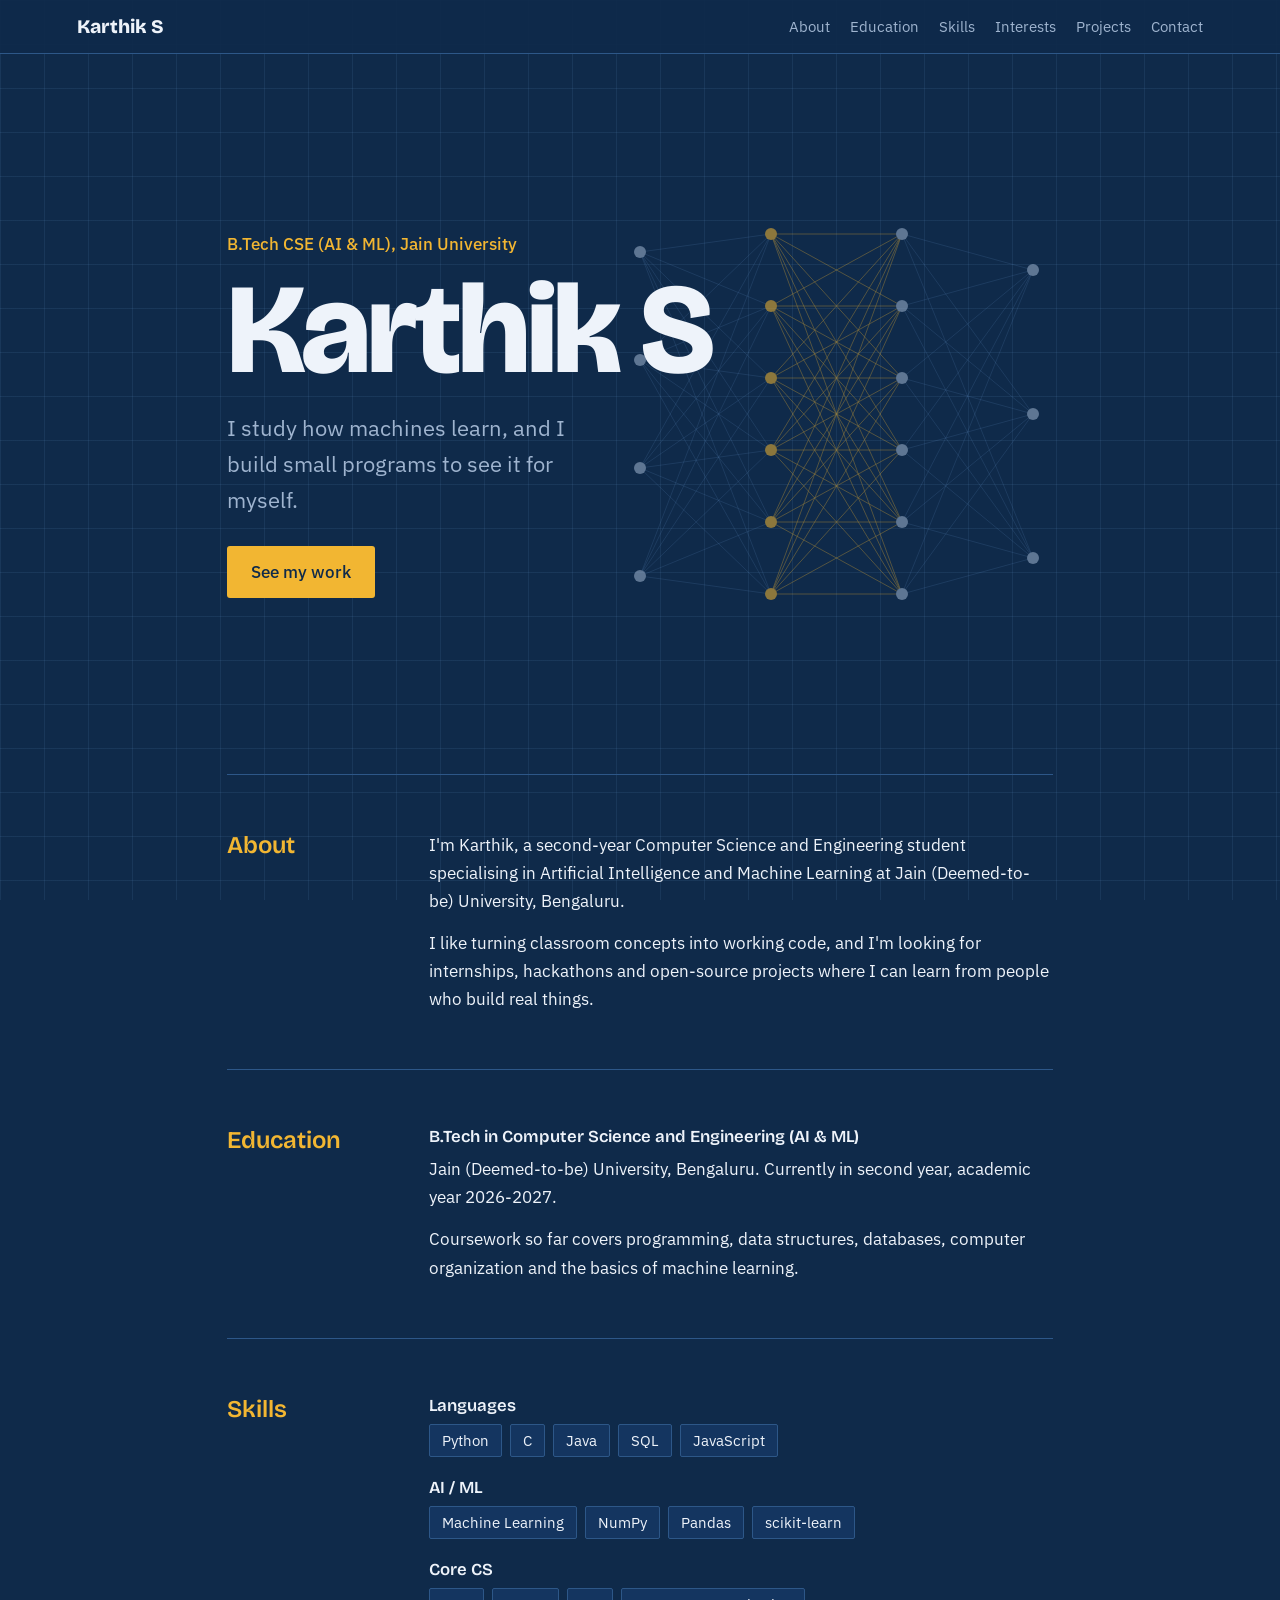
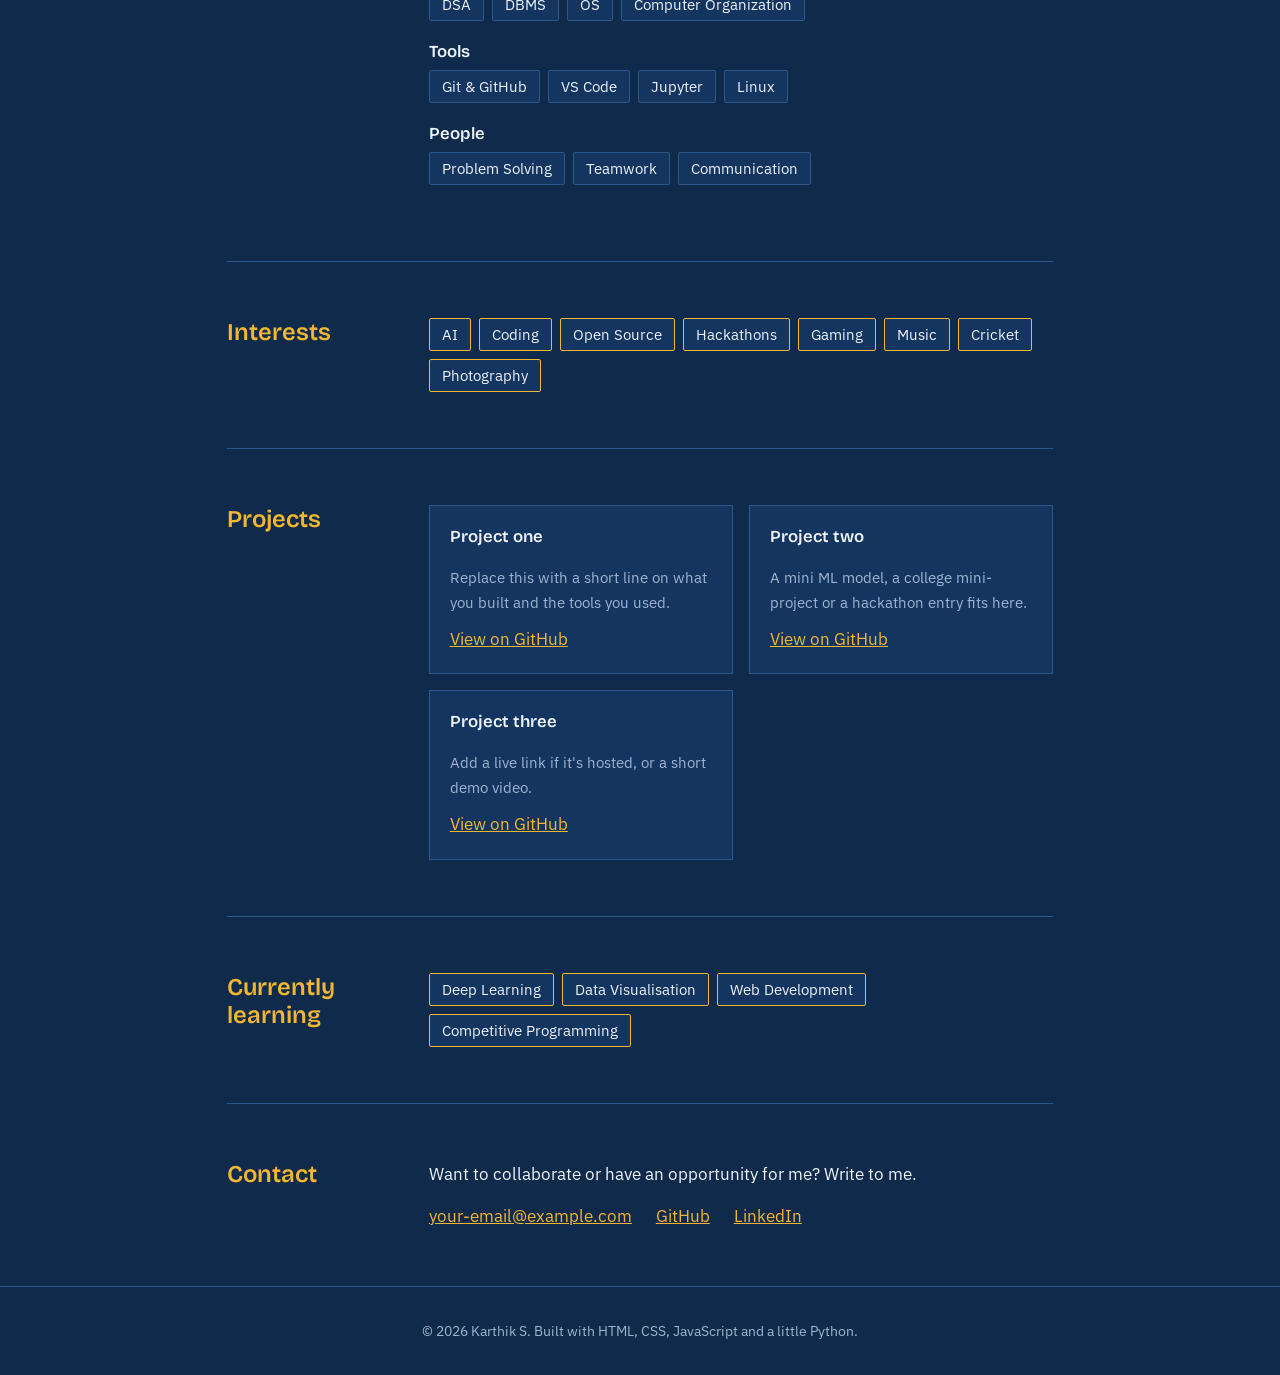
<file: index.html>
<!DOCTYPE html>
<html lang="en">
<head>
<meta charset="utf-8">
<meta name="viewport" content="width=device-width, initial-scale=1">
<title>Karthik S | CSE-AIML Portfolio</title>
<meta name="description" content="Karthik S, B.Tech CSE (AI & ML) student at Jain University.">
<link rel="preconnect" href="https://fonts.googleapis.com">
<link rel="preconnect" href="https://fonts.gstatic.com" crossorigin>
<link href="https://fonts.googleapis.com/css2?family=Bricolage+Grotesque:wght@600;800&family=IBM+Plex+Sans:wght@400;500&display=swap" rel="stylesheet">
<link rel="stylesheet" href="assets/style.css">
</head>
<body>
<header class="top">
  <a class="logo" href="#home">Karthik S</a>
  <nav>
    <a href="#about">About</a><a href="#education">Education</a><a href="#skills">Skills</a><a href="#interests">Interests</a>
    <a href="#projects">Projects</a><a href="#contact">Contact</a>
  </nav>
</header>

<main>
  <section id="home" class="hero">
    <canvas id="net" aria-hidden="true"></canvas>
    <p class="kicker">B.Tech CSE (AI &amp; ML), Jain University</p>
    <h1>Karthik S</h1>
    <p class="lead">I study how machines learn, and I build small programs to see it for myself.</p>
    <a class="btn" href="#projects">See my work</a>
  </section>

  <section id="about" class="block">
    <h2>About</h2>
    <div>
      <p>I'm Karthik, a second-year Computer Science and Engineering student specialising in Artificial Intelligence and Machine Learning at Jain (Deemed-to-be) University, Bengaluru.</p>
      <p>I like turning classroom concepts into working code, and I'm looking for internships, hackathons and open-source projects where I can learn from people who build real things.</p>
    </div>
  </section>

  <section id="education" class="block">
    <h2>Education</h2>
    <div>
      <h3>B.Tech in Computer Science and Engineering (AI &amp; ML)</h3>
      <p>Jain (Deemed-to-be) University, Bengaluru. Currently in second year, academic year 2026-2027.</p>
      <p>Coursework so far covers programming, data structures, databases, computer organization and the basics of machine learning.</p>
    </div>
  </section>

  <section id="skills" class="block">
    <h2>Skills</h2>
    <div id="skills-list"><p class="mute">Loading skills...</p></div>
  </section>

  <section id="interests" class="block">
    <h2>Interests</h2>
    <ul id="interest-list" class="chips gold"></ul>
  </section>

  <section id="projects" class="block">
    <h2>Projects</h2>
    <div class="projects">
      <article><h3>Project one</h3><p>Replace this with a short line on what you built and the tools you used.</p><a href="#">View on GitHub</a></article>
      <article><h3>Project two</h3><p>A mini ML model, a college mini-project or a hackathon entry fits here.</p><a href="#">View on GitHub</a></article>
      <article><h3>Project three</h3><p>Add a live link if it's hosted, or a short demo video.</p><a href="#">View on GitHub</a></article>
    </div>
  </section>

  <section id="goals" class="block">
    <h2>Currently learning</h2>
    <ul class="chips gold"><li>Deep Learning</li><li>Data Visualisation</li><li>Web Development</li><li>Competitive Programming</li></ul>
  </section>

  <section id="contact" class="block">
    <h2>Contact</h2>
    <div>
      <p>Want to collaborate or have an opportunity for me? Write to me.</p>
      <p class="links">
        <a href="mailto:your-email@example.com">your-email@example.com</a>
        <a href="https://github.com/your-username">GitHub</a>
        <a href="https://www.linkedin.com/in/your-username">LinkedIn</a>
      </p>
    </div>
  </section>
</main>

<footer>&copy; 2026 Karthik S. Built with HTML, CSS, JavaScript and a little Python.</footer>
<script src="assets/app.js"></script>
</body>
</html>
</file>
<file: assets/style.css>
:root{--bg:#0f2a4a;--ink:#eef3fa;--mute:#9fb4cf;--line:#2d5788;--gold:#f2b632;--panel:#143560}
*{box-sizing:border-box;margin:0}
html{scroll-behavior:smooth;color-scheme:dark}
body{background:var(--bg);color:var(--ink);font:17px/1.65 "IBM Plex Sans",system-ui,sans-serif;
  background-image:linear-gradient(rgba(120,170,230,.1) 1px,transparent 1px),linear-gradient(90deg,rgba(120,170,230,.1) 1px,transparent 1px);
  background-size:44px 44px;background-attachment:fixed}
a{color:var(--gold)}
a:focus-visible,.btn:focus-visible{outline:2px solid var(--ink);outline-offset:3px}
.top{position:sticky;top:0;z-index:5;display:flex;justify-content:space-between;align-items:center;flex-wrap:wrap;gap:8px 24px;
  padding:14px 6vw;background:rgba(15,42,74,.92);border-bottom:1px solid var(--line)}
.logo{font:800 1.2rem "Bricolage Grotesque",sans-serif;color:var(--ink);text-decoration:none}
nav{display:flex;flex-wrap:wrap;gap:4px 20px}
nav a{color:var(--mute);text-decoration:none;font-size:.95rem}
nav a:hover{color:var(--gold)}
main{max-width:980px;margin:0 auto;padding:0 6vw}
.hero{position:relative;min-height:80vh;display:flex;flex-direction:column;justify-content:center;align-items:flex-start;padding:60px 0}
#net{position:absolute;inset:0;width:100%;height:100%;opacity:.55;z-index:-1}
.kicker{color:var(--gold);font-weight:500}
h1{font:800 clamp(3.4rem,13vw,8rem)/.95 "Bricolage Grotesque",sans-serif;margin:12px 0 20px;letter-spacing:-.03em}
.lead{max-width:30ch;font-size:1.35rem;color:var(--mute);margin-bottom:28px}
.btn{background:var(--gold);color:#0f2a4a;font-weight:500;padding:12px 24px;border-radius:3px;text-decoration:none}
.btn:hover{background:var(--ink)}
.block{display:grid;grid-template-columns:170px 1fr;gap:12px 32px;padding:56px 0;border-top:1px solid var(--line)}
h2{font:600 1.5rem "Bricolage Grotesque",sans-serif;color:var(--gold)}
.block p+p{margin-top:14px}
.mute{color:var(--mute)}
.group{margin-bottom:20px}
.group h3,.projects h3{font:600 1.05rem "Bricolage Grotesque",sans-serif;margin-bottom:8px}
.chips{display:flex;flex-wrap:wrap;gap:8px;list-style:none;padding:0}
.chips li{border:1px solid var(--line);background:var(--panel);padding:3px 12px;border-radius:2px;font-size:.95rem}
.chips.gold li{border-color:var(--gold)}
.projects{display:grid;grid-template-columns:repeat(auto-fit,minmax(220px,1fr));gap:16px}
.projects article{border:1px solid var(--line);background:var(--panel);padding:20px;display:flex;flex-direction:column;gap:10px}
.projects p{color:var(--mute);font-size:.95rem;flex:1}
.links{display:flex;flex-wrap:wrap;gap:8px 24px}
footer{text-align:center;padding:32px 6vw;color:var(--mute);font-size:.9rem;border-top:1px solid var(--line)}
@media(max-width:700px){.block{grid-template-columns:1fr}}
@media(prefers-reduced-motion:reduce){html{scroll-behavior:auto}}
.block h3{font:600 1.05rem "Bricolage Grotesque",sans-serif;margin-bottom:8px}
</file>
